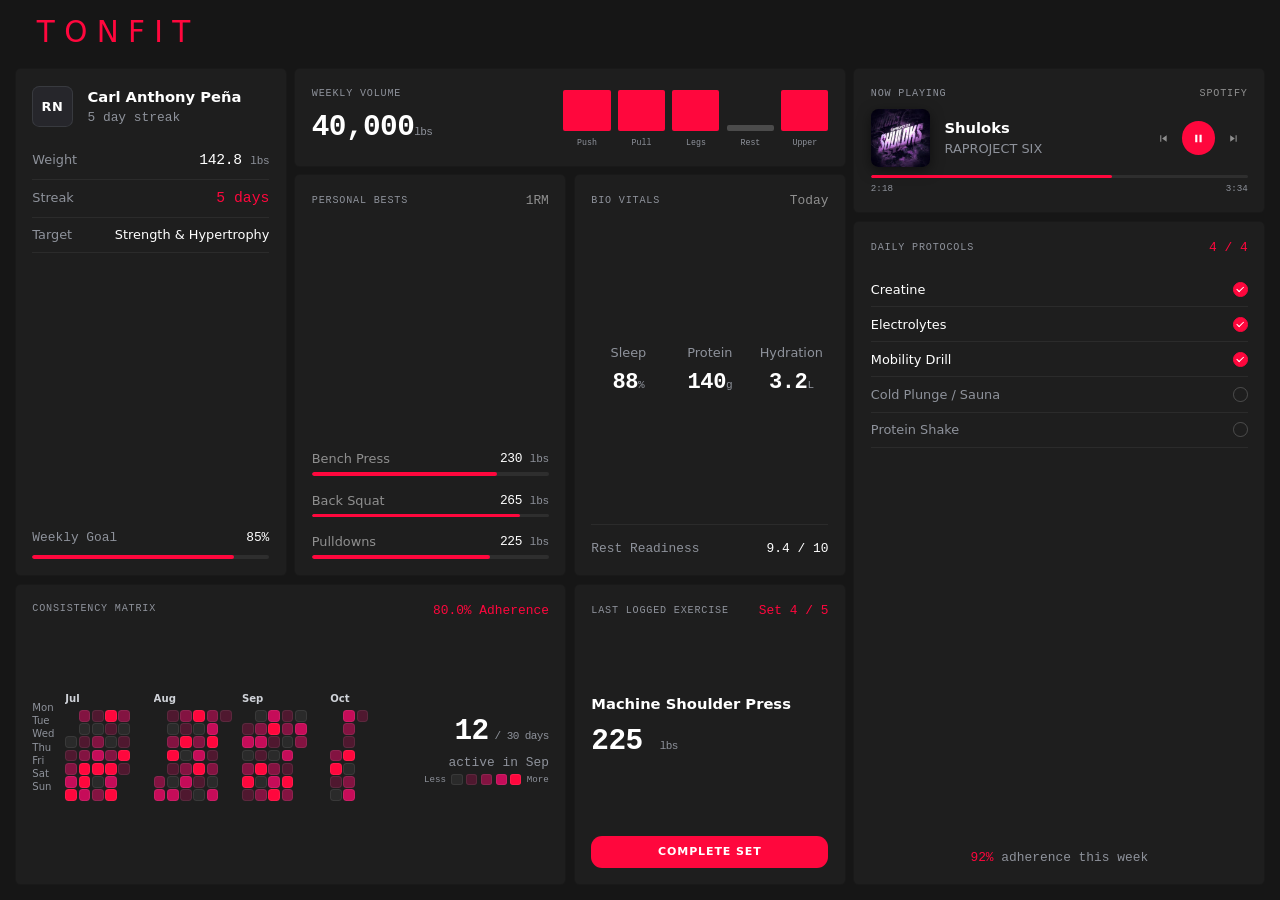
<file: AO1/index.html>
<!DOCTYPE html>
<html lang="en">
<head>
    <meta charset="UTF-8">
    <link href="https://cdn.jsdelivr.net/npm/bootstrap@5.3.8/dist/css/bootstrap.min.css" rel="stylesheet" integrity="sha384-sRIl4kxILFvY47J16cr9ZwB07vP4J8+LH7qKQnuqkuIAvNWLzeN8tE5YBujZqJLB" crossorigin="anonymous">
    <link href="stylesheet.css" rel="stylesheet">
    <meta name="viewport" content="width=device-width, initial-scale=1.0">
    <link rel="icon" href="logo.svg" type="image/x-icon">
    <title>Peña Bento Layout</title>
      <style>

  </style>
</head>
<body class="app d-flex flex-column" style="background-color: #161616; color: rgb(255, 7, 61);">
 
  <div class="container-fluid px-4 flex-shrink-0">
    <div class="row">
      <div class="col">
        <div class="h2 text-left m-3">T O N F I T</div>
      </div>
    </div>
  </div>
  
  <main class="container-fluid px-4 mb-3 flex-grow-1 d-flex flex-column fit">
    <div class="row flex-grow-1 fit">
      <div class="col-8 d-flex flex-column fit">
        <div class="row r-top fit">
 
          <!-- PROFILE -->
          <div class="col-4 p-1">
            <div class="card p-1 h-100">
              <div class="card-body">
                <div>
                  <div class="d-flex align-items-center gap-3 mb-3">
                    <div class="avatar d-flex align-items-center justify-content-center fw-bold text-white rounded-3 border border-secondary border-opacity-25">RN</div>
                    <div>
                      <div class="fw-bold text-white">Carl Anthony Peña</div>
                      <div class="small sub mono">5 day streak</div>
                    </div>
                  </div>
 
                  <div class="d-flex justify-content-between align-items-baseline py-2 row-line">
                    <span class="small sub">Weight</span>
                    <span class="num fs-6 fw-medium">142.8 <span class="unit">lbs</span></span>
                  </div>
                  <div class="d-flex justify-content-between align-items-baseline py-2 row-line">
                    <span class="small sub">Streak</span>
                    <span class="mono fs-6 pink">5 days</span>
                  </div>
                  <div class="d-flex justify-content-between align-items-baseline py-2 row-line">
                    <span class="small sub">Target</span>
                    <span class="small text-white fw-medium">Strength &amp; Hypertrophy</span>
                  </div>
                </div>
 
                <div>
                  <div class="d-flex justify-content-between small mono sub mb-2">
                    <span>Weekly Goal</span>
                    <span class="text-white fw-medium">85%</span>
                  </div>
                  <div class="progress"><div class="progress-bar" style="width: 85%"></div></div>
                </div>
              </div>
            </div>
          </div>
 
          <div class="col-8 d-flex flex-column fit">
            <div class="row">
              <!-- WEEKLY VOLUME -->
              <div class="col-12 p-1">
                <div class="card p-1 h-100">
                  <div class="card-body flex-row flex-nowrap align-items-end justify-content-between">
                    <div>
                      <div class="label">Weekly Volume</div>
                      <div class="num fs-2 mt-1">40,000<span class="unit">lbs</span></div>
                    </div>
                    <div class="vol">
                      <div><div class="bar" style="height:72%"></div><span>Push</span></div>
                      <div><div class="bar" style="height:86%"></div><span>Pull</span></div>
                      <div><div class="bar" style="height:94%"></div><span>Legs</span></div>
                      <div><div class="bar mid" style="height:10%"></div><span>Rest</span></div>
                      <div><div class="bar" style="height:90%"></div><span>Upper</span></div>
                    </div>
                  </div>
                </div>
              </div>
            </div>
            <div class="row flex-grow-1 fit">
              <!-- PERSONAL RECORDS -->
              <div class="col-6 p-1">
                <div class="card p-1 h-100">
                  <div class="card-body">
                    <div class="d-flex justify-content-between align-items-center">
                      <span class="label">Personal Bests</span>
                      <span class="small mono text-white-50">1RM</span>
                    </div>
 
                    <div class="d-flex flex-column gap-3">
                      <div>
                        <div class="d-flex justify-content-between small mb-1">
                          <span class="text-white-50">Bench Press</span>
                          <span class="num fw-medium">230 <span class="unit micro">lbs</span></span>
                        </div>
                        <div class="progress"><div class="progress-bar" style="width: 78%"></div></div>
                      </div>
                      <div>
                        <div class="d-flex justify-content-between small mb-1">
                          <span class="text-white-50">Back Squat</span>
                          <span class="num fw-medium">265 <span class="unit micro">lbs</span></span>
                        </div>
                        <div class="progress"><div class="progress-bar" style="width: 88%"></div></div>
                      </div>
                      <div>
                        <div class="d-flex justify-content-between small mb-1">
                          <span class="text-white-50">Pulldowns</span>
                          <span class="num fw-medium">225 <span class="unit micro">lbs</span></span>
                        </div>
                        <div class="progress"><div class="progress-bar" style="width: 75%"></div></div>
                      </div>
                    </div>
                  </div>
                </div>
              </div>
 
              <!-- RECOVERY -->
              <div class="col-6 p-1">
                <div class="card p-1 h-100">
                  <div class="card-body">
                    <div class="d-flex justify-content-between align-items-center">
                      <span class="label">Bio Vitals</span>
                      <span class="small mono text-white-50">Today</span>
                    </div>
 
                    <div class="row text-center g-2 my-auto">
                      <div class="col-4">
                        <span class="small sub d-block mb-1">Sleep</span>
                        <span class="num fs-4">88<span class="unit">%</span></span>
                      </div>
                      <div class="col-4">
                        <span class="small sub d-block mb-1">Protein</span>
                        <span class="num fs-4">140<span class="unit">g</span></span>
                      </div>
                      <div class="col-4">
                        <span class="small sub d-block mb-1">Hydration</span>
                        <span class="num fs-4">3.2<span class="unit">L</span></span>
                      </div>
                    </div>
 
                    <div class="d-flex justify-content-between small mono sub pt-3 border-top" style="border-color: var(--line) !important;">
                      <span>Rest Readiness</span>
                      <span class="text-white fw-medium">9.4 / 10</span>
                    </div>
                  </div>
                </div>
              </div>
            </div>
          </div>
        </div>
 
        <div class="row r-bot fit">
          <!-- CONSISTENCY MATRIX -->
          <div class="col-8 p-1">
            <div class="card p-1 h-100">
              <div class="card-body">
                <div class="d-flex justify-content-between align-items-start">
                  <div class="label">Consistency Matrix</div>
                  <div class="small mono pink">80.0% Adherence</div>
                </div>
 
                <div class="hm-box">
                  <div class="hm-body">
                    <div class="hm-days">
                      <span>Mon</span><span>Tue</span><span>Wed</span><span>Thu</span><span>Fri</span><span>Sat</span><span>Sun</span>
                    </div>
                    <div class="hm-calendar">
                      <div class="hm-month-block">
                        <div class="hm-month">Jul</div>
                        <div class="hm-grid">
          <i class="hm off"></i>
          <i class="hm off"></i>
          <i class="hm l0" title="Jul 1"></i>
          <i class="hm l1" title="Jul 2"></i>
          <i class="hm l2" title="Jul 3"></i>
          <i class="hm l3" title="Jul 4"></i>
          <i class="hm l4" title="Jul 5"></i>
          <i class="hm l2" title="Jul 6"></i>
          <i class="hm l0" title="Jul 7"></i>
          <i class="hm l1" title="Jul 8"></i>
          <i class="hm l2" title="Jul 9"></i>
          <i class="hm l4" title="Jul 10"></i>
          <i class="hm l4" title="Jul 11"></i>
          <i class="hm l3" title="Jul 12"></i>
          <i class="hm l1" title="Jul 13"></i>
          <i class="hm l0" title="Jul 14"></i>
          <i class="hm l2" title="Jul 15"></i>
          <i class="hm l3" title="Jul 16"></i>
          <i class="hm l4" title="Jul 17"></i>
          <i class="hm l0" title="Jul 18"></i>
          <i class="hm l2" title="Jul 19"></i>
          <i class="hm l4" title="Jul 20"></i>
          <i class="hm l1" title="Jul 21"></i>
          <i class="hm l0" title="Jul 22"></i>
          <i class="hm l2" title="Jul 23"></i>
          <i class="hm l4" title="Jul 24"></i>
          <i class="hm l3" title="Jul 25"></i>
          <i class="hm l4" title="Jul 26"></i>
          <i class="hm l2" title="Jul 27"></i>
          <i class="hm l0" title="Jul 28"></i>
          <i class="hm l1" title="Jul 29"></i>
          <i class="hm l4" title="Jul 30"></i>
          <i class="hm l1" title="Jul 31"></i>
          <i class="hm off"></i>
          <i class="hm off"></i>
                        </div>
                      </div>
                      <div class="hm-month-block">
                        <div class="hm-month">Aug</div>
                        <div class="hm-grid">
                          <i class="hm off"></i><i class="hm off"></i><i class="hm off"></i>
                          <i class="hm off"></i><i class="hm off"></i>
                          <i class="hm l2" title="Aug 1"></i><i class="hm l3" title="Aug 2"></i><i class="hm l1" title="Aug 3"></i><i class="hm l0" title="Aug 4"></i><i class="hm l2" title="Aug 5"></i><i class="hm l4" title="Aug 6"></i><i class="hm l1" title="Aug 7"></i>
                          <i class="hm l0" title="Aug 8"></i><i class="hm l3" title="Aug 9"></i><i class="hm l2" title="Aug 10"></i><i class="hm l1" title="Aug 11"></i><i class="hm l4" title="Aug 12"></i><i class="hm l0" title="Aug 13"></i><i class="hm l2" title="Aug 14"></i>
                          <i class="hm l3" title="Aug 15"></i><i class="hm l1" title="Aug 16"></i><i class="hm l4" title="Aug 17"></i><i class="hm l0" title="Aug 18"></i><i class="hm l2" title="Aug 19"></i><i class="hm l3" title="Aug 20"></i><i class="hm l4" title="Aug 21"></i>
                          <i class="hm l1" title="Aug 22"></i><i class="hm l0" title="Aug 23"></i><i class="hm l2" title="Aug 24"></i><i class="hm l3" title="Aug 25"></i><i class="hm l4" title="Aug 26"></i><i class="hm l1" title="Aug 27"></i><i class="hm l2" title="Aug 28"></i>
                          <i class="hm l0" title="Aug 29"></i><i class="hm l3" title="Aug 30"></i><i class="hm l1" title="Aug 31"></i>
                        </div>
                      </div>
                      <div class="hm-month-block">
                        <div class="hm-month">Sep</div>
                        <div class="hm-grid">
                          <i class="hm off"></i>
                          <i class="hm l1" title="Sep 1"></i><i class="hm l3" title="Sep 2"></i><i class="hm l0" title="Sep 3"></i><i class="hm l2" title="Sep 4"></i><i class="hm l4" title="Sep 5"></i><i class="hm l1" title="Sep 6"></i><i class="hm l0" title="Sep 7"></i>
                          <i class="hm l2" title="Sep 8"></i><i class="hm l3" title="Sep 9"></i><i class="hm l1" title="Sep 10"></i><i class="hm l4" title="Sep 11"></i><i class="hm l0" title="Sep 12"></i><i class="hm l2" title="Sep 13"></i><i class="hm l3" title="Sep 14"></i>
                          <i class="hm l4" title="Sep 15"></i><i class="hm l1" title="Sep 16"></i><i class="hm l0" title="Sep 17"></i><i class="hm l2" title="Sep 18"></i><i class="hm l3" title="Sep 19"></i><i class="hm l4" title="Sep 20"></i><i class="hm l1" title="Sep 21"></i>
                          <i class="hm l2" title="Sep 22"></i><i class="hm l0" title="Sep 23"></i><i class="hm l3" title="Sep 24"></i><i class="hm l1" title="Sep 25"></i><i class="hm l4" title="Sep 26"></i><i class="hm l2" title="Sep 27"></i><i class="hm l0" title="Sep 28"></i>
                          <i class="hm l3" title="Sep 29"></i><i class="hm l2" title="Sep 30"></i>
                          <i class="hm off"></i><i class="hm off"></i><i class="hm off"></i><i class="hm off"></i>
                        </div>
                      </div>
                      <div class="hm-month-block">
                        <div class="hm-month">Oct</div>
                        <div class="hm-grid">
                          <i class="hm off"></i><i class="hm off"></i><i class="hm off"></i>
                          <i class="hm l2" title="Oct 1"></i><i class="hm l4" title="Oct 2"></i><i class="hm l1" title="Oct 3"></i><i class="hm l0" title="Oct 4"></i><i class="hm l3" title="Oct 5"></i><i class="hm l2" title="Oct 6"></i><i class="hm l1" title="Oct 7"></i>
                          <i class="hm l4" title="Oct 8"></i><i class="hm l0" title="Oct 9"></i><i class="hm l2" title="Oct 10"></i><i class="hm l3" title="Oct 11"></i><i class="hm l1" title="Oct 12"></i>
                          <i class="hm off"></i><i class="hm off"></i><i class="hm off"></i><i class="hm off"></i><i class="hm off"></i><i class="hm off"></i><i class="hm off"></i>
                          <i class="hm off"></i><i class="hm off"></i><i class="hm off"></i><i class="hm off"></i><i class="hm off"></i><i class="hm off"></i><i class="hm off"></i>
                          <i class="hm off"></i><i class="hm off"></i><i class="hm off"></i><i class="hm off"></i><i class="hm off"></i><i class="hm off"></i>
                        </div>
                      </div>
                    </div>
                    <div class="hm-side">
                      <div class="text-end">
                        <div class="num fs-2">12<span class="unit"> / 30 days</span></div>
                        <div class="small mono sub">active in Sep</div>
                      </div>
                      <div class="hm-legend">
                        <span>Less</span>
                        <i class="hm l0"></i><i class="hm l1"></i><i class="hm l2"></i><i class="hm l3"></i><i class="hm l4"></i>
                        <span>More</span>
                      </div>
                    </div>
                  </div>
                </div>
              </div>
            </div>
          </div>
 
          <!-- CURRENT SESSION -->
          <div class="col-4 p-1">
            <div class="card p-1 h-100">
              <div class="card-body">
                <div class="d-flex justify-content-between align-items-center">
                  <span class="label">Last Logged Exercise</span>
                  <span class="small mono pink">Set 4 / 5</span>
                </div>
 
                <div>
                  <div class="fw-semibold text-white">Machine Shoulder Press</div>
                  <div class="num fs-2 mt-1">225 <span class="unit">lbs</span></div>
                </div>
 
                <button type="button" class="btn btn-pink w-100">Complete Set</button>
              </div>
            </div>
          </div>
        </div>
      </div>
 
      <div class="col-4 p-1 d-flex flex-column gap-2 fit">
        <!-- SPOTIFY -->
        <div class="card p-1">
          <div class="card-body">
            <div class="d-flex justify-content-between label">
              <span>Now Playing</span>
              <span class="text-white-50">Spotify</span>
            </div>
 
            <div class="d-flex align-items-center gap-3">
              <!-- Album art -->
              <img class="cover" src="images/cover.jpg" alt="Album cover">
              <div class="flex-grow-1" style="min-width:0">
                <div class="fw-semibold text-white text-truncate">Shuloks</div>
                <div class="small sub text-truncate">RAPROJECT SIX</div>
              </div>
              <div class="d-flex align-items-center gap-1 flex-shrink-0">
                <button type="button" class="ctrl" aria-label="Previous"><svg viewBox="0 0 24 24"><path d="M6 6h2v12H6zm3.5 6l8.5 6V6z"/></svg></button>
                <button type="button" class="ctrl play" aria-label="Play / Pause"><svg viewBox="0 0 24 24"><path d="M6 19h4V5H6v14zm8-14v14h4V5h-4z"/></svg></button>
                <button type="button" class="ctrl" aria-label="Next"><svg viewBox="0 0 24 24"><path d="M6 18l8.5-6L6 6v12zM16 6v12h2V6h-2z"/></svg></button>
              </div>
            </div>
 
            <div>
              <div class="progress"><div class="progress-bar" style="width: 64%"></div></div>
              <div class="d-flex justify-content-between mono sub micro mt-1">
                <span>2:18</span>
                <span>3:34</span>
              </div>
            </div>
          </div>
        </div>
 
        <!-- DAILY PROTOCOLS -->
        <div class="card p-1 flex-grow-1 fit">
          <div class="card-body">
            <div>
              <div class="d-flex justify-content-between align-items-center mb-3">
                <span class="label">Daily Protocols</span>
                <span id="protocol-count" class="small mono pink">4 / 4</span>
              </div>
              <ul class="list-unstyled m-0">
                <li>
                  <label class="protocol-row d-flex justify-content-between align-items-center py-2 row-line mb-0">
                  <span class="small text-white fw-medium">Creatine</span>
                    <input class="protocol-checkbox" type="checkbox" checked>
                  </label>
                </li>
                <li>
                  <label class="protocol-row d-flex justify-content-between align-items-center py-2 row-line mb-0">
                  <span class="small text-white fw-medium">Electrolytes</span>
                    <input class="protocol-checkbox" type="checkbox" checked>
                  </label>
                </li>
                <li>
                  <label class="protocol-row d-flex justify-content-between align-items-center py-2 row-line mb-0">
                  <span class="small text-white fw-medium">Mobility Drill</span>
                    <input class="protocol-checkbox" type="checkbox" checked>
                  </label>
                </li>
                <li>
                  <label class="protocol-row d-flex justify-content-between align-items-center py-2 row-line mb-0">
                    <span class="small text-white-50">Cold Plunge / Sauna</span>
                    <input class="protocol-checkbox" type="checkbox">
                  </label>
                </li>
                <li>
                  <label class="protocol-row d-flex justify-content-between align-items-center py-2 row-line mb-0">
                    <span class="small text-white-50">Protein Shake</span>
                    <input class="protocol-checkbox" type="checkbox">
                  </label>
                </li>
              </ul>
            </div>
 
            <div class="text-center mono small sub pt-3">
              <span class="pink">92%</span> adherence this week
            </div>
          </div>
        </div>
      </div>
    </div>
  </main>
  <script>
    const protocolCheckboxes = document.querySelectorAll(".protocol-checkbox");
    const protocolCount = document.querySelector("#protocol-count");

    const updateProtocolCount = () => {
      const completed = document.querySelectorAll(".protocol-checkbox:checked").length;
      protocolCount.textContent = `${completed} / ${protocolCheckboxes.length}`;
    };

    protocolCheckboxes.forEach((checkbox) => checkbox.addEventListener("change", updateProtocolCount));
  </script>
</body>
</html>
</file>
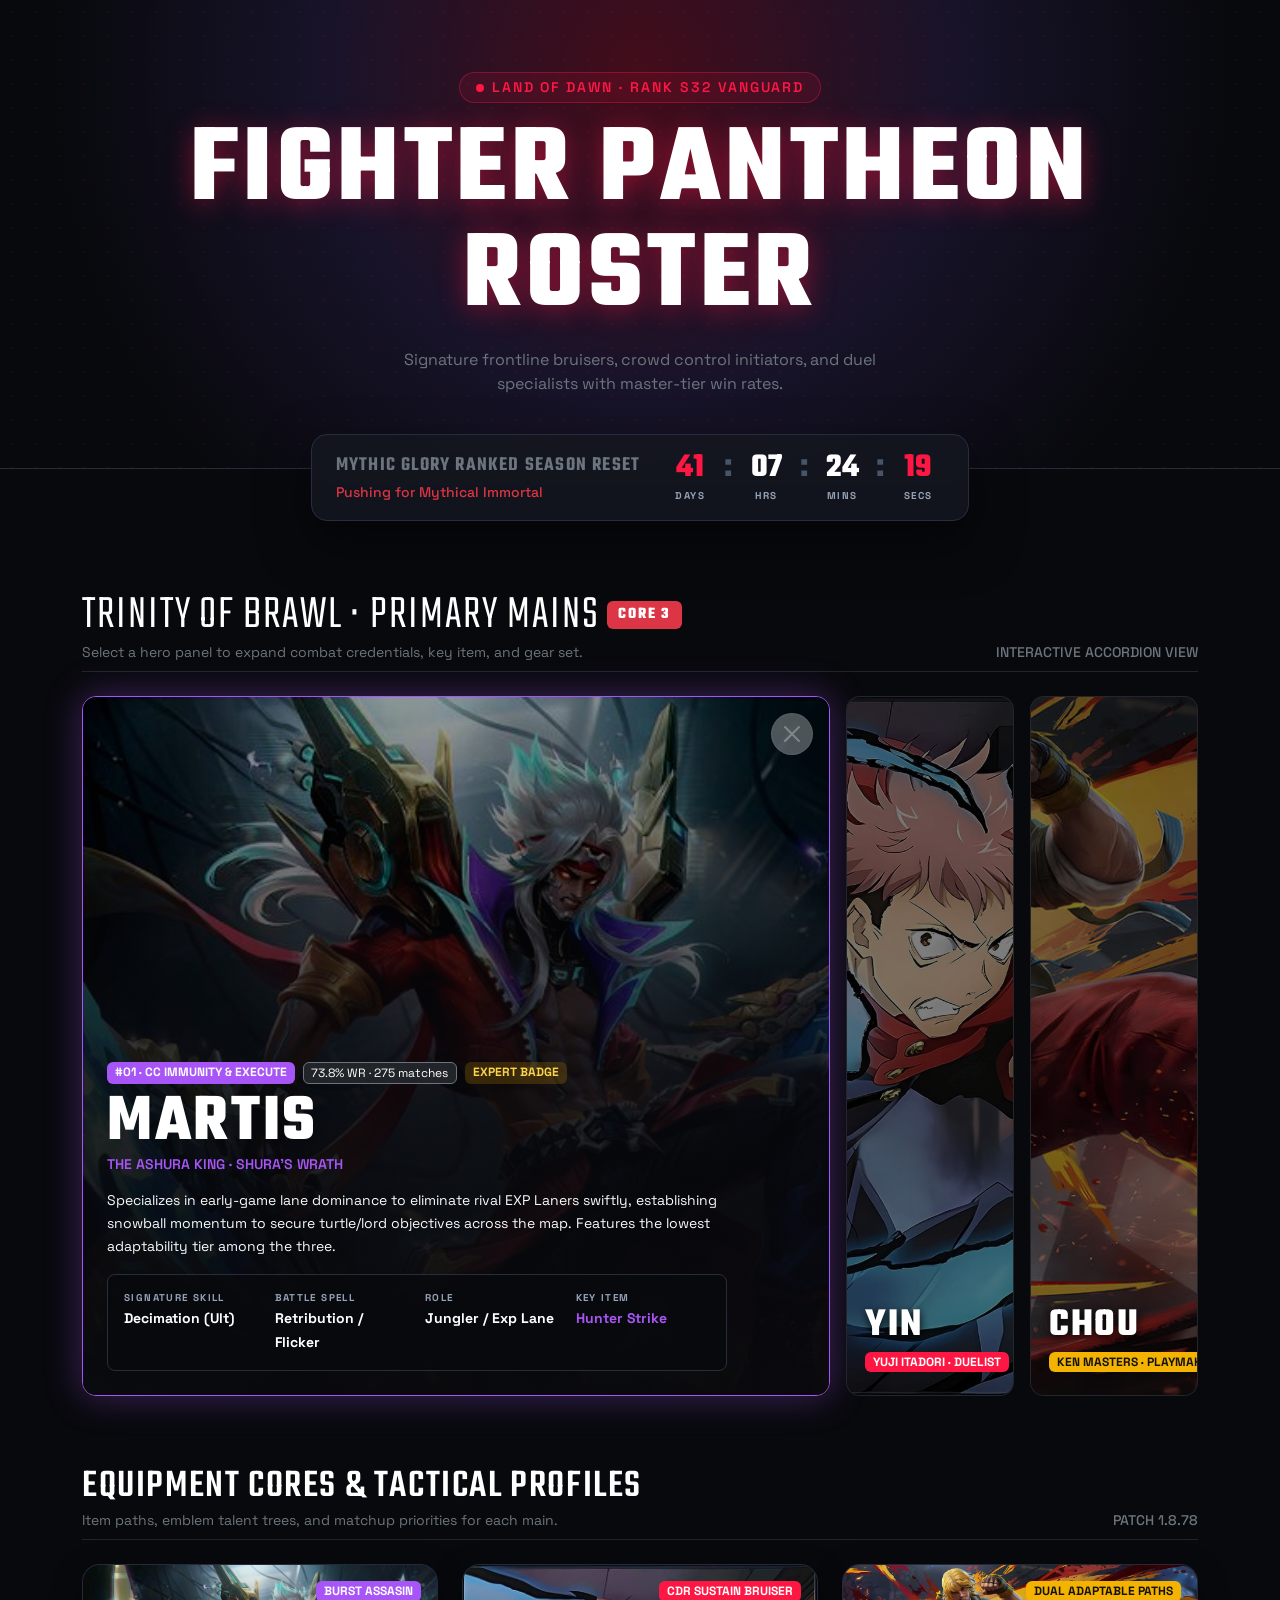
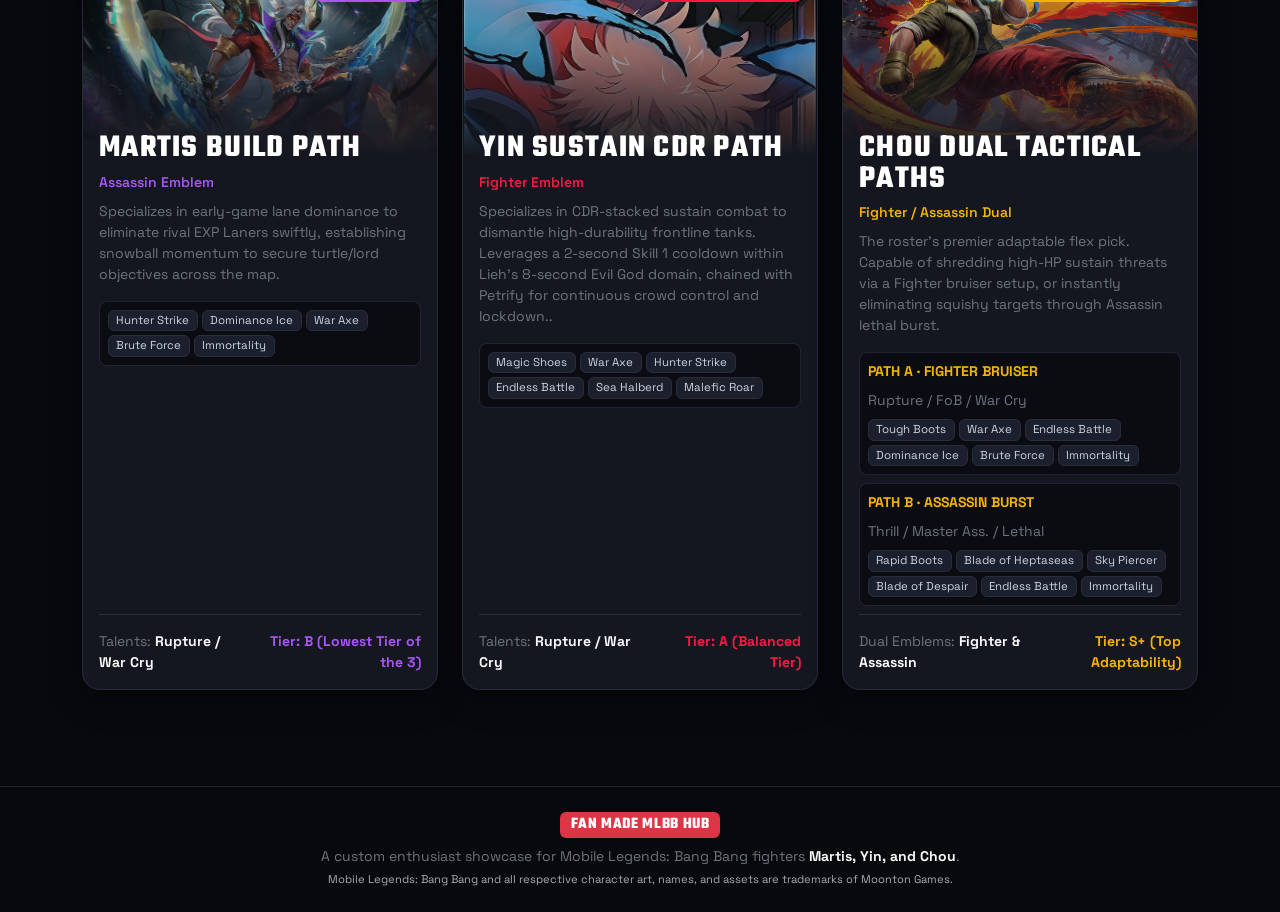
<file: AO2/index.html>
<!doctype html>
<html lang="en" data-bs-theme="dark">
<head>
<meta charset="utf-8">
<meta name="viewport" content="width=device-width, initial-scale=1">
<title>MLBB JSON CARD</title>
<link rel="preconnect" href="https://fonts.googleapis.com">
<link rel="preconnect" href="https://fonts.gstatic.com" crossorigin>
<link href="https://fonts.googleapis.com/css2?family=Teko:wght@500;600;700&family=Space+Grotesk:wght@400;500;600;700&display=swap" rel="stylesheet">
<link href="https://cdn.jsdelivr.net/npm/bootstrap@5.3.8/dist/css/bootstrap.min.css" rel="stylesheet" crossorigin="anonymous">
<link rel="stylesheet" href="stylesheet.css">
</head>
<body>
<header class="hero text-center px-3 pt-5 pb-5">
  <div class="py-4">
    <span class="season-pill d-inline-flex align-items-center gap-2 rounded-pill px-3 py-1 small fw-semibold text-uppercase"><i class="pulse-dot"></i>Land of Dawn · Rank S32 Vanguard</span>
    <h1 class="hero-title sports-font fw-bold text-white my-3">Fighter Pantheon Roster</h1>
    <p class="text-secondary mx-auto mb-0" style="max-width:520px">Signature frontline bruisers, crowd control initiators, and duel specialists with master-tier win rates.</p>
  </div>
</header>

<div class="countdown-box d-flex flex-wrap justify-content-center align-items-center gap-3 gap-lg-4 rounded-4 px-4 py-3" role="timer" aria-label="Time until ranked season reset">
  <div class="text-center text-lg-start">
    <div class="cd-label text-secondary">Mythic Glory Ranked Season Reset</div>
    <small class="text-danger fw-medium">Pushing for Mythical Immortal</small>
  </div>
  <div class="cd-units d-flex align-items-start gap-2">
    <div class="cd-unit"><span id="cd-days">00</span><small>DAYS</small></div><div class="cd-sep">:</div>
    <div class="cd-unit"><span id="cd-hours">00</span><small>HRS</small></div><div class="cd-sep">:</div>
    <div class="cd-unit"><span id="cd-mins">00</span><small>MINS</small></div><div class="cd-sep">:</div>
    <div class="cd-unit"><span id="cd-secs">00</span><small>SECS</small></div>
  </div>
</div>

<main class="container py-5 mt-4"><div id="roster-root"></div></main>

<footer class="border-top border-secondary border-opacity-25 py-4 mt-5 text-center">
  <span class="badge text-bg-danger sports-font fs-6">Fan made MLBB hub</span>
  <p class="small text-secondary mt-2 mb-1">A custom enthusiast showcase for Mobile Legends: Bang Bang fighters <strong class="text-light">Martis, Yin, and Chou</strong>.</p>
  <p class="text-secondary-emphasis mb-0" style="font-size:.7rem">Mobile Legends: Bang Bang and all respective character art, names, and assets are trademarks of Moonton Games.</p>
</footer>

<script src="https://cdn.jsdelivr.net/npm/bootstrap@5.3.8/dist/js/bootstrap.bundle.min.js" crossorigin="anonymous"></script>
<script>
const heroData = [
  {
    id: "martis", name: "Martis", title: "The Ashura King · Shura's Wrath", mini: "Wild Renegade · Finisher",
    accent: "#a855f7", on: "#fff", rank: "#01 · CC Immunity & Execute", wr: "73.8% WR · 275 matches", badge: "Expert badge",
    image: "img/martis.jpg",
    desc: "Specializes in early-game lane dominance to eliminate rival EXP Laners swiftly, establishing snowball momentum to secure turtle/lord objectives across the map. Features the lowest adaptability tier among the three.",
    skill: "Decimation (Ult)", spell: "Retribution / Flicker", role: "Jungler / Exp Lane", key: "Hunter Strike",
    build: { label: "Burst Assasin", title: "Martis Build Path", emblem: "Assassin Emblem", talents: "Rupture / War Cry", tier: "Tier: B (Lowest Tier of the 3)",
      paths: [{ items: ["Hunter Strike","Dominance Ice","War Axe","Brute Force","Immortality"] }] }
  },
  {
    id: "yin", name: "Yin", title: "Yuji Itadori", mini: "Yuji Itadori · Duelist",
    accent: "#ff1744", on: "#fff", rank: "#02 · 1v1 Domain Isolation", wr: "64.9% WR · 620+ matches", badge: "Supreme rank",
    image: "img/yin.jpg",
    desc: "Specializes in CDR-stacked sustain combat to dismantle high-durability frontline tanks. Leverages a 2-second Skill 1 cooldown within Lieh's 8-second Evil God domain, chained with Petrify for continuous crowd control and lockdown.",
    skill: "My Turn (Domain)", spell: "Petrify", role: "Exp Lane", key: "Blade of Despair",
    build: { label: "CDR Sustain Bruiser", title: "Yin Sustain CDR Path", emblem: "Fighter Emblem", talents: "Rupture / War Cry", tier: "Tier: A (Balanced Tier)",
      paths: [{ items: ["Magic Shoes","War Axe","Hunter Strike","Endless Battle","Sea Halberd","Malefic Roar"] }] }
  },
  {
    id: "chou", name: "Chou", title: "Ken Masters · Master of Ansatsuken", mini: "Ken Masters · Playmaker",
    accent: "#f5b301", on: "#111", rank: "#03 · Supreme Displacement & Roam", wr: "62.4% WR · 729 matches", badge: "All-time main",
    image: "img/chou.jpg",
    desc: "The roster's premier adaptable flex pick. Capable of shredding high-HP sustain threats via a Fighter bruiser setup, or instantly eliminating squishy targets through Assassin lethal burst. Maximizes skirmish outplay potential through disciplined multi-dash mobility.",
    skill: "The Way of Dragon", spell: "Flicker (Essential)", role: "Exp Lane / Tank Roam", key: "Endless Battle",
    build: { label: "Dual Adaptable Paths", title: "Chou Dual Tactical Paths", emblem: "Fighter / Assassin Dual", talents: "Fighter & Assassin", talentsLabel: "Dual Emblems", tier: "Tier: S+ (Top Adaptability)",
      paths: [
        { name: "Path A · Fighter Bruiser", talents: "Rupture / FoB / War Cry", items: ["Tough Boots","War Axe","Endless Battle","Dominance Ice","Brute Force","Immortality"] },
        { name: "Path B · Assassin Burst", talents: "Thrill / Master Ass. / Lethal", items: ["Rapid Boots","Blade of Heptaseas","Sky Piercer","Blade of Despair","Endless Battle","Immortality"] }
      ] }
  }
];

const root = document.getElementById("roster-root");
const style = h => `style="--accent:${h.accent};--on:${h.on}"`;
const stat = (label, value, key) => `<div class="col"><span class="stat-label d-block">${label}</span><b class="small ${key ? "accent-text" : "text-white"}">${value}</b></div>`;
const head = (title, sub, meta, extra = "") => `
  <div class="d-flex flex-wrap justify-content-between align-items-end gap-2 border-bottom border-secondary border-opacity-25 pb-2 mb-4">
    <div><h2 class="sports-font text-white mb-1 ${extra}">${title}</h2><p class="small text-secondary mb-0">${sub}</p></div>
    <span class="small text-secondary fw-medium">${meta}</span>
  </div>`;

let html = `<section class="mb-5 pb-4">` + head(
  `Trinity of Brawl · Primary Mains <span class="badge text-bg-danger align-middle fs-6">CORE ${heroData.length}</span>`,
  "Select a hero panel to expand combat credentials, key item, and gear set.", "INTERACTIVE ACCORDION VIEW", "display-5") + `
  <div class="collage has-active d-flex flex-column flex-md-row gap-3" id="gallery-0">`;

for (let i = 0; i < heroData.length; i++) {
  const h = heroData[i];
  html += `
    <div class="panel${i === 0 ? " active" : ""}" data-hero="${h.id}" tabindex="0" role="button" aria-label="Expand ${h.name}" ${style(h)}>
      <img src="${h.image}" alt="${h.name} - ${h.mini}" loading="lazy">
      <div class="mini">
        <h3 class="sports-font fw-bold text-white fs-1 mb-1">${h.name}</h3>
        <span class="badge accent-bg text-uppercase">${h.mini}</span>
      </div>
      <div class="details d-flex flex-column p-3 p-md-4">
        <button type="button" class="btn-close btn-close-white close-btn" aria-label="Collapse ${h.name}"></button>
        <div class="badges d-flex flex-wrap gap-2 mb-2">
          <span class="badge accent-bg text-uppercase">${h.rank}</span>
          <span class="badge text-bg-dark border border-secondary fw-normal">${h.wr}</span>
          <span class="badge gold-badge text-uppercase">${h.badge}</span>
        </div>
        <h3 class="sports-font fw-bold text-white mb-0">${h.name}</h3>
        <h5 class="accent-text small text-uppercase fw-semibold mb-3">${h.title}</h5>
        <p class="desc small text-light-emphasis mb-3">${h.desc}</p>
        <div class="stats-box rounded-3 p-3"><div class="row row-cols-2 row-cols-sm-4 g-3">
          ${stat("Signature skill", h.skill)}${stat("Battle spell", h.spell)}${stat("Role", h.role)}${stat("Key item", h.key, true)}
        </div></div>
      </div>
    </div>`;
}
html += `</div></section>
  <section>` + head("Equipment Cores &amp; Tactical Profiles", "Item paths, emblem talent trees, and matchup priorities for each main.", "PATCH 1.8.78", "fs-1") + `
    <div class="row row-cols-1 row-cols-lg-3 g-4">`;

for (let c = 0; c < heroData.length; c++) {
  const h = heroData[c], b = h.build;
  html += `
      <div class="col">
        <article class="card card-hero h-100" data-hero="${h.id}" ${style(h)}>
          <div class="thumb" title="Open ${h.name} panel">
            <img src="${h.image}" alt="${h.name} build" loading="lazy">
            <span class="badge accent-bg text-uppercase position-absolute top-0 end-0 m-3">${b.label}</span>
          </div>
          <div class="card-body d-flex flex-column pt-0">
            <div class="d-flex flex-wrap justify-content-between align-items-baseline gap-2 mb-2">
              <h4 class="sports-font fw-bold text-white fs-2 mb-0">${b.title}</h4>
              <small class="accent-text fw-semibold">${b.emblem}</small>
            </div>
            <p class="small text-secondary mb-3">${h.desc.split(". Features")[0].split(". Maximizes")[0]}.</p>`;
  for (let p = 0; p < b.paths.length; p++) {
    const path = b.paths[p];
    html += `
            <div class="path-box rounded-3 p-2 mb-2">
              ${path.name ? `<div class="d-flex flex-wrap justify-content-between gap-2 mb-2 small"><b class="accent-text text-uppercase">${path.name}</b><span class="text-secondary">${path.talents}</span></div>` : ""}
              <ul class="list-unstyled d-flex flex-wrap gap-1 mb-0">${path.items.map(it => `<li class="badge item-chip">${it}</li>`).join("")}</ul>
            </div>`;
  }
  html += `
            <div class="d-flex justify-content-between gap-2 border-top border-secondary border-opacity-25 pt-3 mt-auto small text-secondary">
              <span>${b.talentsLabel || "Talents"}: <strong class="text-light">${b.talents}</strong></span>
              <span class="accent-text fw-bold text-end">${b.tier}</span>
            </div>
          </div>
        </article>
      </div>`;
}
html += `</div></section>`;
root.innerHTML = html;

/* Accordion logic: delegated click handling (same flow as the Slam Dunk roster) */
function setActive(panel) {
  const container = panel.closest(".collage");
  const current = container.querySelector(".panel.active");
  if (current) current.classList.remove("active");
  panel.classList.add("active");
  container.classList.add("has-active");
}
function closePanel(panel) {
  const container = panel.closest(".collage");
  panel.classList.remove("active");
  container.classList.remove("has-active");
}

document.addEventListener("click", (e) => {
  const closeBtn = e.target.closest(".close-btn");
  const panel = e.target.closest(".panel");

  if (closeBtn) {
    e.stopPropagation();
    const activePanel = closeBtn.closest(".panel.active");
    if (activePanel) closePanel(activePanel);
    return;
  }
  if (panel) {
    if (panel.classList.contains("active")) return;
    setActive(panel);
    return;
  }
  /* build card thumbnail jumps to its hero panel */
  const thumb = e.target.closest(".card .thumb");
  if (thumb) {
    const target = document.querySelector(`.panel[data-hero="${thumb.closest(".card").dataset.hero}"]`);
    if (target) {
      setActive(target);
      target.scrollIntoView({ behavior: "smooth", block: "center" });
    }
  }
});

document.addEventListener("keydown", (e) => {
  const panel = e.target.closest && e.target.closest(".panel");
  if (e.key === "Escape") {
    const open = document.querySelector(".panel.active");
    if (open) closePanel(open);
  } else if (panel && e.target === panel && (e.key === "Enter" || e.key === " ")) {
    e.preventDefault();
    if (!panel.classList.contains("active")) setActive(panel);
  }
});

function startSeasonCountdown() {
  const pad = n => String(n).padStart(2, "0");
  function updateTimer() {
    const now = new Date();
    let target = new Date(now.getFullYear(), now.getMonth(), 15);
    if (now >= target) target = new Date(now.getFullYear(), now.getMonth() + 1, 15);
    target.setDate(target.getDate() + 31);
    const diff = target - now;
    document.getElementById("cd-days").textContent = pad(Math.floor(diff / 864e5));
    document.getElementById("cd-hours").textContent = pad(Math.floor(diff / 36e5) % 24);
    document.getElementById("cd-mins").textContent = pad(Math.floor(diff / 6e4) % 60);
    document.getElementById("cd-secs").textContent = pad(Math.floor(diff / 1e3) % 60);
  }
  updateTimer();
  setInterval(updateTimer, 1000);
}
startSeasonCountdown();
</script>
</body>
</html>
</file>
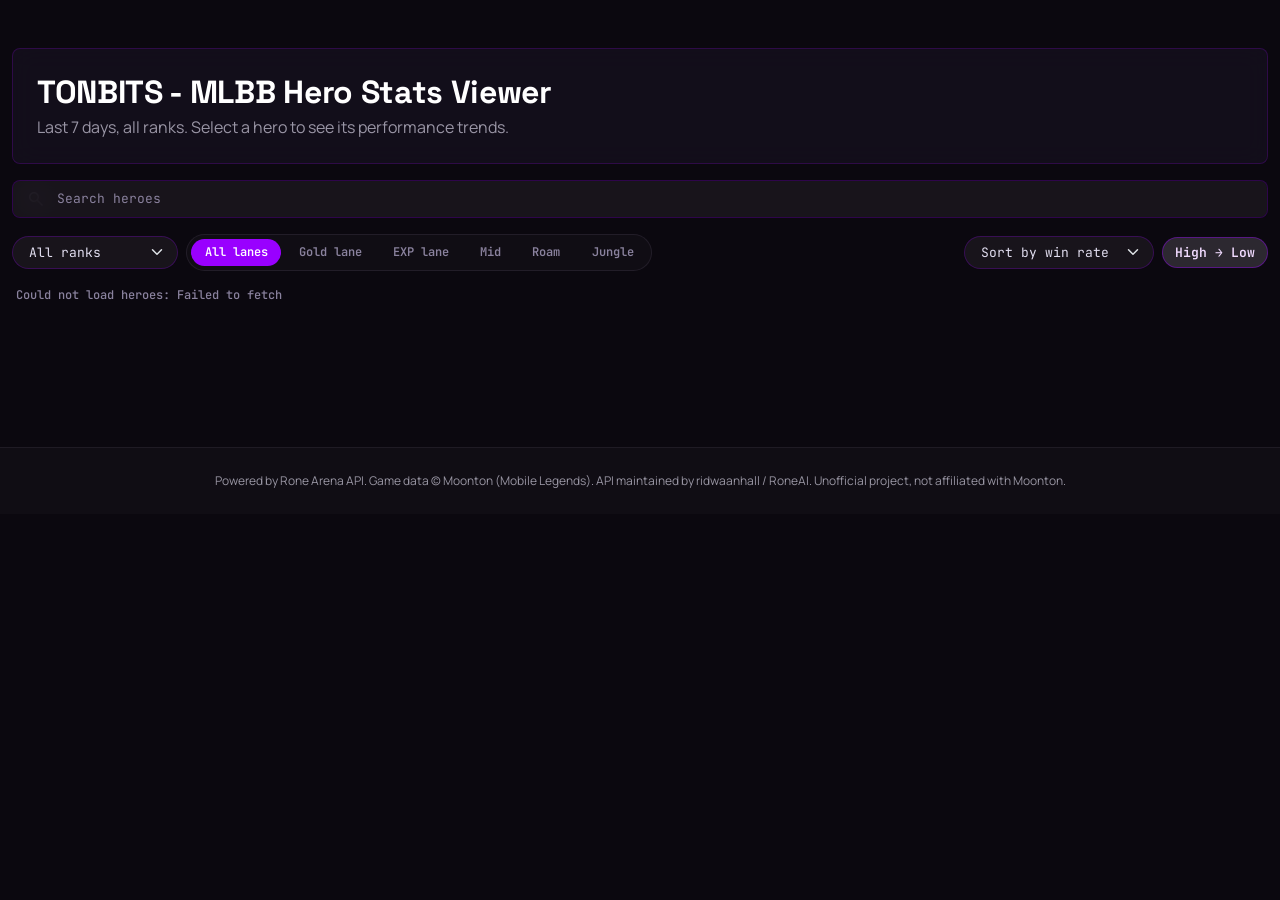
<file: AO3/index.html>
<!DOCTYPE html>
<html lang="en">

<head>
    <meta charset="UTF-8">
    <meta name="viewport" content="width=device-width, initial-scale=1.0">
    <title>TonBITS - MLBB HERO STATS VIEWER</title>
    <link href="https://fonts.googleapis.com" rel="preconnect">
    <link href="https://fonts.gstatic.com" rel="preconnect" crossorigin>
    <link href="https://fonts.googleapis.com/css2?family=JetBrains+Mono:wght@400;500;600;700&family=Manrope:wght@400;500;600;700&family=Space+Grotesk:wght@500;600;700&display=swap" rel="stylesheet">
    <link href="https://fonts.googleapis.com/css2?family=Material+Symbols+Outlined:wght,FILL@100..700,0..1&display=swap" rel="stylesheet">
    <link href="https://cdn.jsdelivr.net/npm/bootstrap@5.3.3/dist/css/bootstrap.min.css" rel="stylesheet">
    <link href="theme.css" rel="stylesheet">
</head>

<body data-bs-theme="dark">
    <main class="container-fluid py-4 py-md-5 d-flex flex-column gap-3">
        <header class="card p-4">
            <h1 class="page-title h2 mb-1">TONBITS - MLBB Hero Stats Viewer</h1>
            <p class="text-body-secondary mb-0">Last 7 days, <span id="rank-label">all ranks</span>. Select a hero to see its performance trends.</p>
        </header>

        <div class="search-wrap">
            <span class="material-symbols-outlined" aria-hidden="true">search</span>
            <input id="search" type="search" class="form-control form-control-lg" placeholder="Search heroes"
                aria-label="Search heroes" autocomplete="off">
        </div>

        <div class="d-flex flex-wrap align-items-center gap-2">
            <select id="rank" class="form-select w-auto" aria-label="Filter by rank">
                <option value="all" selected>All ranks</option>
                <option value="epic">Epic</option>
                <option value="legend">Legend</option>
                <option value="mythic">Mythic</option>
                <option value="honor">Mythical Honor</option>
                <option value="glory">Mythical Glory</option>
            </select>

            <div id="lane" class="lane-pills" role="group" aria-label="Filter by position">
                <button type="button" data-lane="all" class="active">All lanes</button>
                <button type="button" data-lane="gold">Gold lane</button>
                <button type="button" data-lane="exp">EXP lane</button>
                <button type="button" data-lane="mid">Mid</button>
                <button type="button" data-lane="roam">Roam</button>
                <button type="button" data-lane="jungle">Jungle</button>
            </div>

            <div class="d-flex align-items-center gap-2 ms-md-auto">
                <select id="metric" class="form-select w-auto" aria-label="Sort by">
                    <option value="win" selected>Sort by win rate</option>
                    <option value="pick">Sort by pick rate</option>
                    <option value="ban">Sort by ban rate</option>
                </select>
                <button id="dir" type="button" class="btn btn-dir" aria-label="Sort direction: high to low">High → Low</button>
            </div>
        </div>

        <div id="loading" class="text-center py-4" hidden>
            <div class="spinner-border text-light" role="status">
                <span class="visually-hidden">Loading...</span>
            </div>
            <div class="mt-2 status-line">Loading heroes...</div>
        </div>
        <div id="status" class="status-line px-1" role="status"></div>

        <section id="list" class="hero-list" aria-label="Heroes"></section>

        <nav class="mt-3" aria-label="Hero pages">
            <ul id="pager" class="pagination mb-0"></ul>
        </nav>
    </main>

    <div class="modal fade" id="hero-modal" tabindex="-1" aria-labelledby="hero-title" aria-hidden="true">
        <div class="modal-dialog modal-dialog-centered modal-dialog-scrollable">
            <div class="modal-content">
                <div class="modal-header border-0 pb-0">
                    <div class="d-flex align-items-center gap-3">
                        <img id="hero-img" class="avatar-lg" alt="">
                        <div>
                            <h2 class="h4 mb-0 text-white" id="hero-title"></h2>
                            <div id="hero-sub" class="text-body-secondary small"></div>
                        </div>
                    </div>
                    <button type="button" class="btn-close align-self-start" data-bs-dismiss="modal" aria-label="Close"></button>
                </div>
                <div class="modal-body">
                    <div class="d-flex flex-wrap justify-content-between gap-2 mb-3">
                        <div class="btn-group btn-group-sm seg" role="group" aria-label="Metric" id="trend-metrics">
                            <button type="button" class="btn btn-outline-primary" data-metric="win">Win rate</button>
                            <button type="button" class="btn btn-outline-primary" data-metric="pick">Pick rate</button>
                            <button type="button" class="btn btn-outline-primary" data-metric="ban">Ban rate</button>
                        </div>
                        <div class="btn-group btn-group-sm seg" role="group" aria-label="Time window" id="trend-days">
                            <button type="button" class="btn btn-outline-primary" data-days="7">7 days</button>
                            <button type="button" class="btn btn-outline-primary" data-days="15">15 days</button>
                            <button type="button" class="btn btn-outline-primary" data-days="30">30 days</button>
                        </div>
                    </div>
                    <div id="trend-body" aria-live="polite"></div>
                </div>
            </div>
        </div>
    </div>

    <footer class="site-footer mt-5 py-4">
        <div class="container text-center">
            Powered by Rone Arena API. Game data © Moonton (Mobile Legends). API maintained by ridwaanhall / RoneAI.
            Unofficial project, not affiliated with Moonton.
        </div>
    </footer>

    <script src="https://cdn.jsdelivr.net/npm/bootstrap@5.3.3/dist/js/bootstrap.bundle.min.js"></script>
    <script src="script.js"></script>
</body>

</html>
</file>
<file: AO1/stylesheet.css>
/* Layout */

:root {
    --pink: rgb(255, 7, 61);
    --pink-glow: rgba(255, 7, 110, 0.4);
    --sub: #8e929b;
    --line: rgba(255, 255, 255, 0.06);
    --track: rgba(255, 255, 255, 0.07);
}

/* Root sizing */
html {
    font-size: clamp(3px, min(1.15vw, 2.5vh), 72px);
    font-size: clamp(3px, min(1.15vw, 2.5dvh), 72px);
    overflow: hidden;
}

/* Page shell */
body {
    height: 100vh;
    height: 100dvh;
   min-height: 0 !important;      /* Bootstrap */
    overflow: hidden;
}

/* Header and main */
body > .container,
body > .container-fluid,
body > main {
    width: 100%;
    max-width: none !important;
    padding-left: 1.5rem;
    padding-right: 1.5rem;
}
body > .container,
body > .container-fluid { flex-shrink: 0; }

/* Main */
body > main[class] {
    flex: 1 1 0 !important;
    min-height: 0;
   margin-bottom: .75rem !important;   /* Bootstrap */
}

/* Row sizing */
main .row,
main .row > *,
main .card,
main .card-body,
.fit { min-height: 0; }

main > .row { flex: 1 1 0 !important; }

/* Column ratios */
main > .row > .col-8 > .row:first-child,
.r-top { flex: 5 1 0 !important; }
main > .row > .col-8 > .row:last-child,
.r-bot { flex: 3 1 0 !important; }

/* Cards */
.card {

    background-color: #1e1e1e;
    min-height: 0;
    overflow: hidden;
}
.card-body {
    display: flex;
    flex-direction: column;
    justify-content: space-between;
    gap: .5rem;
    padding: .875rem;
    min-height: 0;
}

/* Shared styles */
.mono   { font-family: var(--bs-font-monospace); }
.label  { font-family: var(--bs-font-monospace); font-size: .6875rem; letter-spacing: .08em; text-transform: uppercase; color: var(--sub); }
.sub    { color: var(--sub); }
.micro  { font-size: .625rem; }
.num    { font-family: var(--bs-font-monospace); font-weight: 700; letter-spacing: -.02em; color: #fff; }
.unit   { font-size: .75rem; font-weight: 400; color: var(--sub); }
.pink   { color: var(--pink); }
.row-line { border-bottom: 1px solid var(--line); }

/* Progress bars */
.progress { height: .25rem; background-color: var(--track); border-radius: 999px; flex-shrink: 0; }
.progress-bar { background-color: var(--pink); border-radius: 999px; }

/* Profile */
.avatar { width: 2.75rem; height: 2.75rem; background: #26262b; font-size: .875rem; letter-spacing: .05em; flex-shrink: 0; }

/* Weekly volume */
.vol { display: flex; align-items: flex-end; gap: .5rem; height: 4rem; flex: 0 1 18rem; min-width: 0; }
.vol > div { flex: 1; height: 100%; display: flex; flex-direction: column; justify-content: flex-end; align-items: center; gap: .375rem; }
.vol .bar { width: 100%; border-radius: 2px; background: var(--pink); }
.vol .bar.mid { background: rgba(255,255,255,.2); }
.vol .bar.low { background: rgba(255,255,255,.1); }
.vol span { font-size: .5625rem; font-family: var(--bs-font-monospace); color: var(--sub); }

/* Spotify */
.cover { width: 4rem; height: 4rem; border-radius: .5rem; object-fit: cover; flex-shrink: 0; box-shadow: 0 .25rem .875rem rgba(0,0,0,.5); }
.ctrl { width: 2rem; height: 2rem; border: 0; background: none; border-radius: 50%; display: inline-flex; align-items: center; justify-content: center; color: rgba(255,255,255,.5); }
.ctrl:hover { color: #fff; }
.ctrl svg { width: .875rem; height: .875rem; fill: currentColor; }
.ctrl.play { width: 2.25rem; height: 2.25rem; background: var(--pink); color: #fff; box-shadow: none; }
.ctrl.play:hover { transform: scale(1.05); }

/* Daily protocols */
.protocol-row { cursor: pointer; }
.protocol-row:has(.protocol-checkbox:checked) > span { color: #fff !important; }
.protocol-row:has(.protocol-checkbox:not(:checked)) > span { color: var(--sub) !important; }
.protocol-checkbox { appearance: none; width: 1rem; height: 1rem; margin: 0; border: 1px solid rgba(255,255,255,.2); border-radius: 50%; background: transparent; display: inline-grid; place-content: center; flex-shrink: 0; cursor: pointer; }
.protocol-checkbox::before { content: ""; width: .3rem; height: .5rem; margin-top: -.125rem; border-right: .1rem solid #fff; border-bottom: .1rem solid #fff; transform: rotate(45deg) scale(0); }
.protocol-checkbox:checked { border-color: var(--pink); background: var(--pink); }
.protocol-checkbox:checked::before { transform: rotate(45deg) scale(1); }
.protocol-checkbox:focus-visible { outline: 2px solid #fff; outline-offset: 2px; }

/* Consistency matrix */
.hm-box,
.card-body > div:has(> .hm-body) { flex: 1 1 0; min-height: 0; display: flex; flex-direction: column; gap: .375rem; }
.hm-month { flex-shrink: 0; font-size: .6875rem; font-weight: 700; color: #cfd2d8; line-height: 1; }
.hm-body  { flex: 1 1 0; min-height: 0; display: flex; align-items: center; gap: .75rem; }
.hm-days  { --hm-cell: .8rem; --hm-gap: .1rem; display: grid; grid-template-rows: repeat(7, var(--hm-cell)); align-content: start; row-gap: var(--hm-gap); align-items: center; font-size: .6875rem; color: var(--sub); line-height: 1; }
.hm-calendar { flex: 1 1 0; min-width: 0; display: flex; gap: .375rem; overflow: hidden; }
.hm-month-block { flex: 1 1 0; min-width: 0; display: flex; flex-direction: column; gap: .375rem; overflow: hidden; }
.hm-grid  { --hm-cell: .8rem; --hm-gap: .1rem; display: grid; grid-template-rows: repeat(7, var(--hm-cell)); align-content: start; grid-auto-flow: column; grid-auto-columns: var(--hm-cell); gap: var(--hm-gap); min-width: 0; }
.hm       { display: block; aspect-ratio: 1 / 1; height: 100%; min-height: 0; border-radius: .25rem; border: 1px solid rgba(255,255,255,.07); }
.hm.off   { visibility: hidden; }
.l0 { background: #2a2a2a; }
.l1 { background: rgba(255, 7, 110, .22); }
.l2 { background: rgba(255, 7, 110, .45); }
.l3 { background: rgba(255, 7, 110, .75); }
.l4 { background: var(--pink); }

.hm-side   { margin-left: auto; display: flex; flex-direction: column; justify-content: space-between; align-items: flex-end; min-width: 0; }
.hm-legend { display: flex; align-items: center; gap: .25rem; font-size: .625rem; color: var(--sub); font-family: var(--bs-font-monospace); }
.hm-legend .hm { width: .75rem; height: .75rem; aspect-ratio: auto; border-radius: .1875rem; }
.hm-legend span:first-child { margin-right: .125rem; }
.hm-legend span:last-child  { margin-left: .125rem; }

/* Complete set */
.btn-pink { background: var(--pink); color: #fff; border: 0; border-radius: .75rem; font-size: .75rem; font-weight: 600; letter-spacing: .08em; text-transform: uppercase; padding: .5rem 1rem; box-shadow: none; flex-shrink: 0; }
.btn-pink:hover { background: #e0065f; color: #fff; }
</file>
<file: AO3/theme.css>
:root, [data-bs-theme="dark"] {
    --nx-void: #0B080F;
    --nx-panel: rgba(22, 16, 31, .75);
    --nx-panel-hover: rgba(32, 22, 46, .90);
    --nx-purple: #9900FF;
    --nx-purple-hi: #B333FF;
    --nx-crimson: #FF0051;
    --nx-cyan: #00F0FF;
    --nx-text: #E2DEF0;
    --nx-muted: #8A829E;
    --nx-line: rgba(153, 0, 255, .20);
    --nx-line-soft: rgba(77, 67, 86, .45);

    /* Bar colors */
    --nx-bar-low: #FF0051;
    --nx-bar-high: #9900FF;
    --nx-bar-mid: #CC00A8;
    --nx-font-display: 'Space Grotesk', system-ui, sans-serif;
    --nx-font-body: 'Manrope', system-ui, sans-serif;
    --nx-font-mono: 'JetBrains Mono', ui-monospace, monospace;

    /* Bootstrap */
    --bs-body-bg: var(--nx-void);
    --bs-body-color: var(--nx-text);
    --bs-body-font-family: var(--nx-font-body);
    --bs-secondary-color: rgba(226, 222, 240, .65);
    --bs-border-color: var(--nx-line-soft);
    --bs-primary: #9900FF;
    --bs-primary-rgb: 153, 0, 255;
    --bs-info: #00F0FF;
    --bs-info-rgb: 0, 240, 255;
    --bs-danger: #FF0051;
    --bs-danger-rgb: 255, 0, 81;
}

body {
    background: var(--nx-void);
    min-height: 100vh;
}

h1, h2, h3, h4 { font-family: var(--nx-font-display); }
.mono { font-family: var(--nx-font-mono); font-variant-numeric: tabular-nums; }
.container { max-width: 1280px; }
.material-symbols-outlined { vertical-align: middle; line-height: 1; font-size: 1.25rem; }

/* Page heading */
.page-title { font-weight: 700; letter-spacing: -.01em; color: #fff; }
.card {
    --bs-card-bg: var(--nx-panel);
    --bs-card-border-color: var(--nx-line);
    --bs-card-border-radius: .5rem;
    backdrop-filter: blur(12px);
}

/* Search and filters */
.search-wrap { position: relative; }
.search-wrap .material-symbols-outlined {
    position: absolute; left: .9rem; top: 50%; transform: translateY(-50%);
    color: var(--nx-muted); pointer-events: none;
}
.form-control, .form-select {
    background-color: rgba(30, 26, 34, .7);
    border: 1px solid rgba(153, 0, 255, .25);
    color: var(--nx-text);
    font-family: var(--nx-font-mono);
    font-size: .8125rem;
    backdrop-filter: blur(12px);
    border-radius: .5rem;
}
.form-control::placeholder { color: var(--nx-muted); }
.form-control:focus, .form-select:focus {
    background-color: rgba(30, 26, 34, .85);
    color: var(--nx-text);
    border-color: var(--nx-purple);
    box-shadow: 0 0 0 1px var(--nx-purple);
}
.search-wrap .form-control { padding-left: 2.75rem; }
.form-select { border-radius: 9999px; padding-left: 1rem; }
.form-select option { background: #16101F; color: var(--nx-text); }

.lane-pills {
    display: inline-flex; flex-wrap: wrap; gap: .25rem; padding: .25rem;
    border-radius: 9999px; background: #100d14; border: 1px solid rgba(77, 67, 86, .3);
}
.lane-pills button {
    border: 0; background: transparent; color: var(--nx-muted);
    font: 600 .75rem var(--nx-font-mono);
    padding: .35rem .85rem; border-radius: 9999px; transition: color .15s, background .15s;
}
.lane-pills button:hover:not(:disabled) { color: #fff; }
.lane-pills button.active { background: var(--nx-purple); color: #fff;}
.lane-pills button:disabled { opacity: .6; }

.btn-dir {
    border-radius: 9999px; font: 600 .8125rem var(--nx-font-mono);
    color: #f1dbff; background: #2c2830; border: 1px solid rgba(153, 0, 255, .4);
}
.btn-dir:hover, .btn-dir:focus-visible { background: var(--nx-purple); color: #fff; border-color: var(--nx-purple); }

.status-line { font: 500 .75rem var(--nx-font-mono); color: var(--nx-muted); }

/* Hero rows */
.hero-list { display: flex; flex-direction: column; gap: .5rem; }
.hero-row {
    display: flex; align-items: center; width: 100%;
    gap: clamp(.5rem, 2.5vw, .875rem);
    padding: clamp(.5rem, 2.5vw, .875rem); text-align: left; color: var(--nx-text);
    background: var(--nx-panel);
    border: 1px solid var(--nx-line);
    border-radius: .5rem;
    backdrop-filter: blur(12px);
    transition: border-color .2s, background .2s, box-shadow .2s;
}
.hero-row:hover, .hero-row:focus-visible {
    outline: none; border-color: var(--nx-purple); background: var(--nx-panel-hover);
}
.rank-badge {
    flex: none; width: 1.5rem; height: 1.5rem; border-radius: .25rem;
    display: inline-flex; align-items: center; justify-content: center;
    font: 700 .75rem var(--nx-font-mono);
    background: #2c2830; color: #d0c1d9; border: 1px solid rgba(77, 67, 86, .5);
}
.avatar {
    flex: 0 1 4rem; min-width: 2.5rem; aspect-ratio: 1; padding: 2px; overflow: hidden;
    border-radius: .5rem; background: #37333b; border: 1px solid rgba(77, 67, 86, .5);
}
.avatar img { width: 100%; height: 100%; object-fit: cover; border-radius: .25rem; display: block; }
.info { flex: 1 1 8rem; min-width: 0; display: flex; flex-direction: column; gap: .4rem; }
.name-line { display: flex; flex-wrap: wrap; align-items: center; gap: .15rem .5rem; }
.name {
    font: 700 1rem var(--nx-font-display); color: #fff;
    overflow-wrap: anywhere; transition: color .2s;
}
.hero-row:hover .name { color: #deb7ff; }
.tag {
    flex: none; padding: .05rem .4rem; border-radius: 9999px;
    font: 700 .625rem var(--nx-font-mono); text-transform: uppercase; letter-spacing: .04em;
    background: rgba(255, 80, 107, .2); color: var(--nx-crimson); border: 1px solid rgba(255, 80, 107, .4);
}
.meter {
    display: block; width: 100%; height: .625rem;
    border-radius: 9999px; background: rgba(255, 255, 255, .08); overflow: hidden;
}
.meter-fill { display: block; height: 100%; border-radius: 9999px; }
.fill-low  { background: var(--nx-bar-low); }
.fill-high { background: var(--nx-bar-high); }
.fill-mid  { background: var(--nx-bar-mid); }
.figures { flex: 0 1 auto; margin-left: auto; text-align: right; display: flex; flex-direction: column; align-items: flex-end; }
.main { font-size: 1.25rem; font-weight: 700; color: #fff; letter-spacing: -.01em; white-space: nowrap; }
.extra { display: flex; flex-wrap: wrap; justify-content: flex-end; column-gap: .5rem; font-size: .75rem; color: var(--nx-muted); }
.extra > span { white-space: nowrap; }
.tone-hot  { color: var(--nx-crimson) !important; font-weight: 700; }
.tone-cool { color: var(--nx-cyan) !important; }
.tone-dim  { color: var(--nx-muted) !important; }
.chev { flex: 0 1000 1.25rem; min-width: 0; overflow: hidden; color: var(--nx-muted); transition: color .2s; }
.hero-row:hover .chev { color: #deb7ff; }

.hero-row.is-top { border-color: rgba(153, 0, 255, .5); }
.hero-row.is-top .rank-badge { background: var(--nx-purple); color: #fff; border-color: transparent;}
.hero-row.is-top .avatar { border-color: rgba(153, 0, 255, .6); }

.hero-row.is-ban { background: rgba(26, 16, 28, .8); border-color: rgba(255, 80, 107, .4); }
.hero-row.is-ban:hover { border-color: var(--nx-crimson);}
.hero-row.is-ban .rank-badge { background: rgba(255, 80, 107, .3); color: var(--nx-crimson); border-color: rgba(255, 80, 107, .5);}
.hero-row.is-ban .avatar { border-color: rgba(255, 80, 107, .6); }
.hero-row.is-ban:hover .name { color: #ffb2b7; }


/* Pagination */
.pagination {
    --bs-pagination-bg: transparent; --bs-pagination-border-width: 0;
    display: flex; width: fit-content; margin-inline: auto; gap: .35rem; padding: .25rem;
    background: #1e1a22; border: 1px solid rgba(77, 67, 86, .3); border-radius: .75rem;
    backdrop-filter: blur(12px);
}
.pagination .page-link {
    width: 2rem; height: 2rem; padding: 0; display: flex; align-items: center; justify-content: center;
    border: 0; border-radius: .5rem !important; background: transparent;
    color: var(--nx-muted); font: 500 .75rem var(--nx-font-mono);
}
.pagination .page-link:hover { background: #2c2830; color: #fff; }
.pagination .page-link:focus-visible { box-shadow: 0 0 0 2px var(--nx-purple); }
.pagination .page-item.active .page-link { background: var(--nx-purple); color: #fff; font-weight: 700;}
.pagination .page-item.disabled .page-link { background: transparent; opacity: .4; }
.pagination:empty { display: none; }
/* Trends modal */
.modal-backdrop { --bs-backdrop-bg: #000; --bs-backdrop-opacity: .7; }
.modal-content {
    background: rgba(32, 22, 46, .92); backdrop-filter: blur(20px);
    border: 1px solid rgba(255, 0, 81, .35); border-radius: .75rem;
}
.modal-header, .modal-body { color: var(--nx-text); }
.avatar-lg { width: 4rem; height: 4rem; border-radius: .5rem; object-fit: cover; border: 1px solid rgba(153, 0, 255, .5); background: #37333b; padding: 2px; }
.seg .btn {
    --bs-btn-color: var(--nx-text);
    --bs-btn-border-color: rgba(153, 0, 255, .4);
    --bs-btn-hover-color: #fff; --bs-btn-hover-bg: rgba(153, 0, 255, .25); --bs-btn-hover-border-color: rgba(153, 0, 255, .6);
    --bs-btn-active-color: #fff; --bs-btn-active-bg: var(--nx-purple); --bs-btn-active-border-color: var(--nx-purple);
    font-family: var(--nx-font-mono);
}
.seg .btn.active {}
.stat-tile {
    background: rgba(255, 255, 255, .05); border: 1px solid rgba(77, 67, 86, .4);
    border-radius: .5rem; padding: .5rem; text-align: center;
}
.stat-value { font: 700 1rem var(--nx-font-mono); color: #fff; }
.stat-label { font-size: .75rem; color: var(--nx-muted); }

/* Footer */
.site-footer { border-top: 1px solid rgba(77, 67, 86, .25); background: #100d14; color: var(--bs-secondary-color); font-size: .75rem; }
</file>
<file: AO2/stylesheet.css>
/* No media queries: responsiveness comes from Bootstrap's grid/flex classes, flex-wrap and clamp() */
:root{--bg:#08090d;--card:#141720;--elev:#1c202d;--line:#282d3e;--crimson:#ff1744}
body{background:var(--bg);font-family:"Space Grotesk",sans-serif;overflow-x:hidden}
:focus-visible{outline:2px solid #fff;outline-offset:2px}
.sports-font{font-family:Teko,sans-serif;letter-spacing:.04em;line-height:.95;text-transform:uppercase}
.accent-bg{background:var(--accent);color:var(--on)}
.accent-text{color:var(--accent)}

/* hero + countdown */
.hero{position:relative;border-bottom:1px solid var(--line);
  background:radial-gradient(circle at 50% 15%,rgba(255,23,68,.24),rgba(139,92,246,.12) 42%,var(--bg) 78%)}
.hero::before{content:"";position:absolute;inset:0;opacity:.09;pointer-events:none;background:radial-gradient(var(--crimson) 1px,transparent 1px) 0 0/24px 24px}
.hero>*{position:relative}
.hero-title{font-size:clamp(3.6rem,9vw,7rem);text-shadow:0 4px 28px rgba(255,23,68,.45)}
.season-pill{background:rgba(255,23,68,.1);border:1px solid rgba(255,23,68,.35);color:var(--crimson);letter-spacing:.14em}
.pulse-dot{width:8px;height:8px;border-radius:50%;background:var(--crimson);animation:pulse 1.8s infinite}
@keyframes pulse{50%{opacity:.25}}
.countdown-box{width:max-content;max-width:calc(100% - 2rem);margin:-2.2rem auto 0;position:relative;z-index:5;
  background:rgba(20,23,32,.9);backdrop-filter:blur(10px);border:1px solid var(--line);box-shadow:0 20px 50px rgba(0,0,0,.5)}
.cd-label{font:600 1.25rem Teko;letter-spacing:.06em;text-transform:uppercase}
.cd-units{font:700 2.1rem/1 Teko}
.cd-unit{min-width:52px;text-align:center}
.cd-unit:nth-child(4n+1){color:var(--crimson)}.cd-unit:nth-child(4n+3){color:#fff}
.cd-unit:nth-child(4n+5){color:#fff}.cd-unit:nth-child(4n+7){color:var(--crimson)}
.cd-unit small{display:block;margin-top:4px;font:700 .62rem "Space Grotesk";letter-spacing:.14em;color:#94a3b8}
.cd-sep{color:#475569}

/* accordion collage (flex ratios work in both row and column directions) */
.collage{height:clamp(620px,78vh,700px)}
.panel{position:relative;flex:1 1 0;min-width:0;min-height:0;overflow:hidden;cursor:pointer;border-radius:14px;background:#111319;
  border:1px solid rgba(255,255,255,.08);transition:flex .6s cubic-bezier(.25,1,.5,1),border-color .3s,box-shadow .4s}
.panel:hover{border-color:color-mix(in srgb,var(--accent) 60%,transparent)}
.panel.active{flex-grow:4.5;cursor:default;border-color:var(--accent);box-shadow:0 0 36px color-mix(in srgb,var(--accent) 35%,transparent)}
.panel>img{position:absolute;inset:0;width:100%;height:100%;object-fit:cover;object-position:top center;
  filter:brightness(.78) contrast(1.1);transition:transform .7s cubic-bezier(.25,1,.5,1),filter .5s}
.panel:hover>img{filter:brightness(.92) contrast(1.15)}
.panel.active>img{filter:brightness(.62) contrast(1.15);transform:scale(1.05)}
.collage.has-active .panel:not(.active)>img{filter:brightness(.5) saturate(.8)}
.mini{position:absolute;left:18px;bottom:22px;z-index:2;transition:opacity .3s,transform .3s}
.mini h3{text-shadow:0 2px 10px #000}
.panel.active .mini{opacity:0;transform:translateY(10px);pointer-events:none}
.details{position:absolute;inset:0;z-index:3;overflow-y:auto;
  background:linear-gradient(to top,rgba(8,9,13,.97),rgba(8,9,13,.8) 45%,rgba(8,9,13,.2) 80%,transparent);
  opacity:0;pointer-events:none;transform:translateY(20px);transition:opacity .4s .15s,transform .4s .15s}
.panel.active .details{opacity:1;pointer-events:auto;transform:none}
.details .badges{margin-top:auto}
.details h3{font-size:clamp(3rem,6vw,4.2rem)}
.details .desc{max-width:640px;line-height:1.65}
.close-btn{position:absolute;top:16px;right:16px;padding:12px;border-radius:50%;background-color:rgba(0,0,0,.6);border:1px solid rgba(255,255,255,.25);transition:.2s}
.close-btn:hover{background-color:var(--accent);border-color:var(--accent);transform:rotate(90deg)}
.gold-badge{background:rgba(245,179,1,.18);color:#fcd34d}
.stats-box{max-width:620px;background:rgba(8,9,13,.8);border:1px solid var(--line)}
.stat-label{font-size:.62rem;font-weight:700;letter-spacing:.14em;text-transform:uppercase;color:#94a3b8}

/* build cards */
.card-hero{--bs-card-bg:var(--card);--bs-card-border-color:rgba(40,45,62,.85);overflow:hidden;border-radius:18px;
  box-shadow:0 10px 30px rgba(0,0,0,.35);transition:border-color .3s,transform .3s}
.card-hero:hover{border-color:color-mix(in srgb,var(--accent) 55%,transparent);transform:translateY(-3px)}
.thumb{position:relative;height:190px;overflow:hidden;cursor:pointer}
.thumb img{width:100%;height:100%;object-fit:cover;object-position:top;transition:transform .5s}
.card-hero:hover .thumb img{transform:scale(1.06)}
.thumb::after{content:"";position:absolute;inset:0;background:linear-gradient(to top,var(--card),rgba(20,23,32,.35) 55%,transparent)}
.thumb .badge{z-index:1}
.card-hero .card-body{position:relative;z-index:1;margin-top:-22px}
.path-box{background:rgba(8,9,13,.7);border:1px solid rgba(40,45,62,.7)}
.item-chip{background:var(--elev);border:1px solid var(--line);color:#cbd5e1;font-weight:400;font-size:.72rem}
</file>
